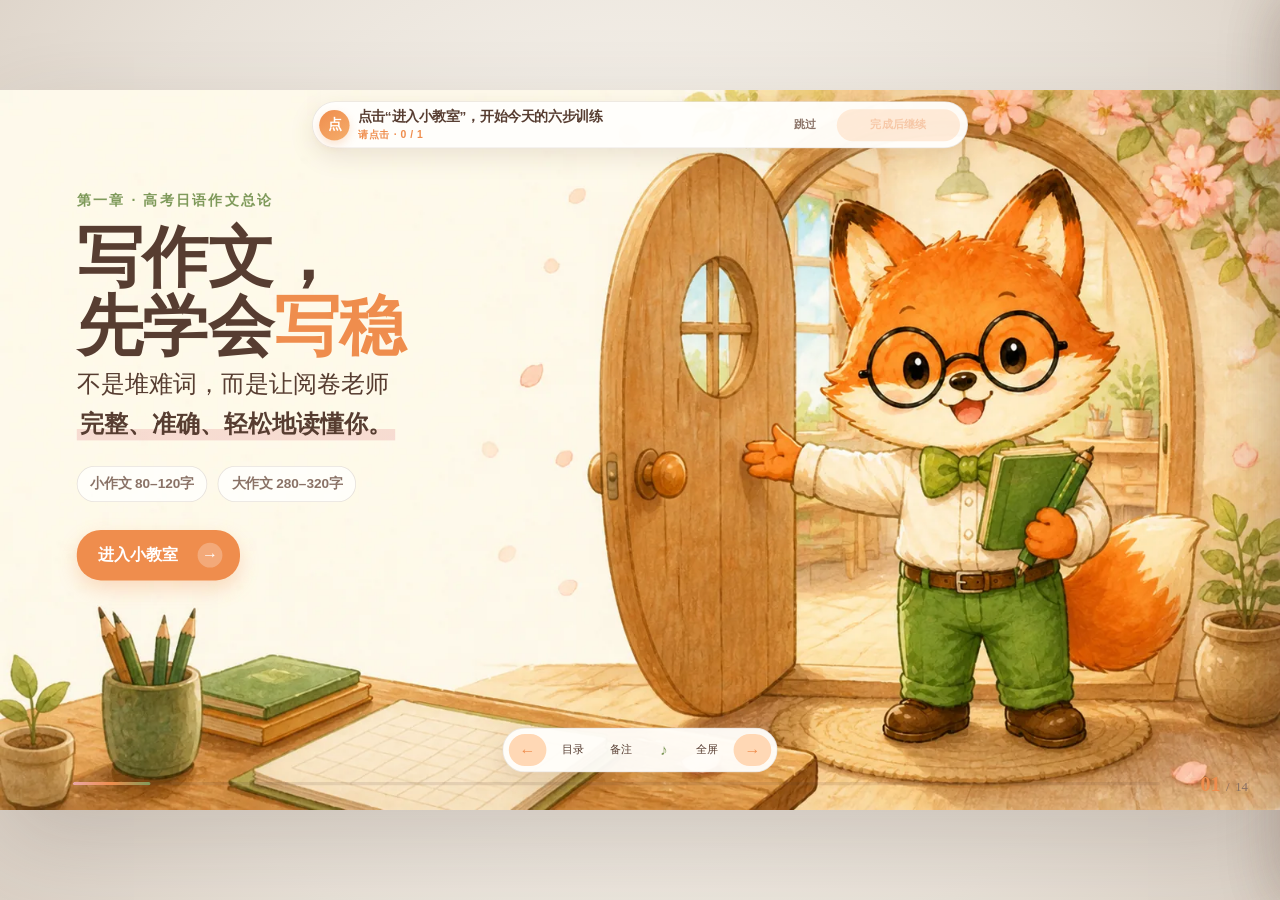
<file: index.html>
<!doctype html>
<html lang="zh-CN">
<head>
  <meta charset="utf-8">
  <meta name="viewport" content="width=device-width, initial-scale=1">
  <meta name="theme-color" content="#fff8ef">
  <title>高考日语作文总论｜阿狸老师的作文小教室</title>
  <link rel="stylesheet" href="styles.css">
</head>
<body>
  <main class="app" aria-label="高考日语作文总论在线演示">
    <div class="stage-wrap">
      <div class="stage" id="stage">
        <div class="soft-grain" aria-hidden="true"></div>

        <section class="slide hero-slide is-active" data-title="欢迎来到作文小教室" data-section="开场" data-time="35秒">
          <img class="full-art hero-art" src="assets/scenes/01-welcome-atelier.webp" alt="阿狸老师打开作文小教室的门">
          <div class="hero-copy">
            <p class="kicker">第一章 · 高考日语作文总论</p>
            <h1>写作文，<br>先学会<strong>写稳</strong></h1>
            <p class="hero-lead">不是堆难词，而是让阅卷老师<br><b>完整、准确、轻松地读懂你。</b></p>
            <div class="hero-tags"><span>小作文 80–120字</span><span>大作文 280–320字</span></div>
            <button class="start-button" data-next>进入小教室 <i>→</i></button>
          </div>
          <template class="speaker-note">开场只建立一个判断：高分作文首先是稳定表达，不是复杂表达。</template>
        </section>

        <section class="slide foundation-slide" data-title="作文的四个地基" data-section="核心定位" data-time="55秒">
          <img class="full-art" src="assets/scenes/02-four-foundations.webp" alt="阿狸老师把写作材料分进四个抽屉">
          <div class="top-copy light-card">
            <p class="kicker">01 · 核心定位</p>
            <h2>一篇稳作文，<br>先把四个地基放好</h2>
          </div>
          <div class="foundation-labels">
            <article class="pop"><b>完整</b><span>信息和要点不漏</span></article>
            <article class="pop"><b>准确</b><span>词、助词、时态可靠</span></article>
            <article class="pop"><b>规范</b><span>敬体、标点、格式统一</span></article>
            <article class="pop"><b>清楚</b><span>段落与逻辑一眼可见</span></article>
          </div>
          <template class="speaker-note">阿狸正在把混乱材料分进四个抽屉。所有后续规则都可以归到完整、准确、规范、清楚。</template>
        </section>

        <section class="slide clean-slide" data-title="先分清两条赛道" data-section="题型定位" data-time="65秒">
          <header class="soft-head"><p class="kicker">02 · 题型定位</p><h2>同一场考试，<br>其实是两条赛道</h2><span class="head-note">先判断任务，再决定写法</span></header>
          <div class="track-layout">
            <article class="track-card track-small">
              <p>写作第一节</p><div class="big-number">80<span>～</span>120<small>字</small></div><h3>小作文</h3>
              <ul><li>题干信息全部写入</li><li>语篇类型判断正确</li><li>具体场景格式得体</li></ul>
              <footer>像完成一张<strong>精确任务单</strong></footer>
            </article>
            <div class="track-switch"><i></i><b>先<br>定<br>类</b><i></i></div>
            <article class="track-card track-large">
              <p>写作第二节</p><div class="big-number">280<span>～</span>320<small>字</small></div><h3>大作文</h3>
              <ul><li>写作要点逐条覆盖</li><li>段落结构完整清楚</li><li>语言准确并有层次</li></ul>
              <footer>像搭建一座<strong>稳固小屋</strong></footer>
            </article>
          </div>
          <template class="speaker-note">小作文重点是信息与类型；大作文重点是要点、结构与语言层次。</template>
        </section>

        <section class="slide topic-slide" data-title="三扇素材入口" data-section="常考话题" data-time="70秒">
          <img class="full-art" src="assets/scenes/03-three-topics.webp" alt="阿狸老师站在三条话题路径前">
          <div class="topic-copy light-card">
            <p class="kicker">03 · 常考话题</p><h2>题目很多，<br>素材入口只有三扇门</h2>
          </div>
          <div class="topic-pills">
            <article><b>我的生活</b><span>场景具体，感受真实</span></article>
            <article><b>人文思考</b><span>观点清楚，理由站得住</span></article>
            <article><b>社会场景</b><span>情境准确，格式得体</span></article>
          </div>
          <p class="ali-tip"><b>阿狸提醒</b> 不怕“无话可说”，只怕没有围绕题干写具体。</p>
          <template class="speaker-note">家门、书与灯、邮箱分别对应个人话题、人文思考和社会场景。</template>
        </section>

        <section class="slide score-slide" data-title="先定档，再看扣分" data-section="评分标准" data-time="90秒">
          <img class="full-art" src="assets/scenes/04-scoring-atelier.webp" alt="阿狸老师操作作文评分升降柜">
          <div class="score-card light-card">
            <p class="kicker">04 · 评分标准</p><h2>评分不是黑箱：<br>先定档，再看扣分</h2>
            <div class="score-tabs" role="tablist" aria-label="作文类型">
              <button class="score-tab is-active" role="tab" data-score="small">小作文 · 10分</button>
              <button class="score-tab" role="tab" data-score="large">大作文 · 30分</button>
            </div>
            <div class="score-bands" id="scoreBands" aria-live="polite"></div>
          </div>
          <template class="speaker-note">画面中三层与六层柜对应小作文三档、大作文六档。完整覆盖要点首先决定分数上限。</template>
        </section>

        <section class="slide clean-slide" data-title="五个容易丢分的地方" data-section="评分标准" data-time="65秒">
          <header class="soft-head"><p class="kicker">05 · 扣分说明</p><h2>想稳定得分，<br>先守住五个小地方</h2><span class="head-note">相同错误通常不重复扣</span></header>
          <div class="deduction-grid">
            <article><i>字</i><h3>字数</h3><p>小作文少于80字、<br>大作文少于280字</p><b>不足按行扣分</b></article>
            <article><i>詞</i><h3>词与书写</h3><p>用词或书写错误</p><b>每处 −0.5</b></article>
            <article><i>文</i><h3>语法</h3><p>活用、时态、助词、句型</p><b>每处 −1，上限5分</b></article>
            <article><i>体</i><h3>语体</h3><p>全文保持「です・ます」体</p><b>混用会扣分</b></article>
            <article><i>。</i><h3>标点格式</h3><p>累计错误超过3处</p><b>最高扣1分</b></article>
          </div>
          <p class="center-line">多写通常不直接扣分，但<strong>冗长会增加出错风险</strong>。</p>
          <template class="speaker-note">扣分项里最值得优先守住的是语体、时态和基础活用，因为它们最容易反复出现。</template>
        </section>

        <section class="slide training-slide" data-title="把训练放进日常" data-section="日常训练" data-time="75秒">
          <img class="full-art" src="assets/scenes/05-training-desk.webp" alt="阿狸老师在书桌上进行四种写作训练">
          <div class="training-copy light-card">
            <p class="kicker">06 · 日常训练</p><h2>写作不会突然变好，<br>要让四种训练轮流发生</h2>
            <ol class="big-list"><li><b>01</b><span><strong>从短句起步</strong>新词新语法，先写自己的生活</span></li><li><b>02</b><span><strong>先集中，后交叉</strong>熟悉文体，再练快速切换</span></li><li><b>03</b><span><strong>限时 + 要点</strong>练速度，也练局部展开</span></li><li><b>04</b><span><strong>凡写作必打稿</strong>写、查、改，才算一次训练</span></li></ol>
          </div>
          <template class="speaker-note">桌上的短卡、文体转盘、计时器和底稿篮分别对应四种训练。</template>
        </section>

        <section class="slide clean-slide" data-title="五个写作好习惯" data-section="写作习惯" data-time="70秒">
          <header class="soft-head"><p class="kicker">07 · 写作习惯</p><h2>考场不用临时聪明，<br>只要按固定顺序行动</h2><span class="head-note">五步形成肌肉记忆</span></header>
          <div class="habit-path">
            <article><b>1</b><h3>定类型</h3><p>题干与要点决定文体</p></article><i>→</i>
            <article><b>2</b><h3>定分段</h3><p>大作文通常3–5段</p></article><i>→</i>
            <article><b>3</b><h3>备三件</h3><p>模板、素材、适配句型</p></article><i>→</i>
            <article><b>4</b><h3>查三处</h3><p>句号、敬体、首尾段</p></article><i>→</i>
            <article><b>5</b><h3>再誊写</h3><p>只修小错，不大改结构</p></article>
          </div>
          <div class="warning-ribbon"><b>高频提醒</b><span>段首只空一格</span><span>过去经历用过去时</span><span>少用语气助词</span><span>不抄阅读材料</span><span>不写真实个人信息</span></div>
          <template class="speaker-note">五个动作是一条完整顺序，不能跳过前两步直接套模板。</template>
        </section>

        <section class="slide format-slide" data-title="原稿纸也是考点" data-section="格式规范" data-time="95秒">
          <img class="full-art" src="assets/scenes/06-genko-workshop.webp" alt="阿狸老师在原稿纸格子里放置标点">
          <div class="format-copy light-card">
            <p class="kicker">08 · 横写规范</p><h2>原稿纸不是容器，<br>它本身就是考点</h2>
            <div class="rule-tabs">
              <button class="rule-tab is-active" data-rule="indent">段首</button><button class="rule-tab" data-rule="punctuation">标点</button><button class="rule-tab" data-rule="smallkana">小假名</button><button class="rule-tab" data-rule="number">数字</button><button class="rule-tab" data-rule="quote">引号</button>
            </div>
            <div class="rule-display" id="ruleDisplay"><b>只空一格</b><p>常规作文每段开头空一格；电子邮件通常顶格。</p></div>
          </div>
          <div class="mini-genko" id="miniGenko" data-highlight="indent" aria-label="原稿纸规则示意">
            <i></i><span>私</span><span>は</span><span>毎</span><span>日</span><span>、</span><span>日</span><span>本</span><span>語</span><span>を</span><span>勉</span><span>強</span><span>し</span><span>ま</span><span>す</span><span>。</span>
          </div>
          <template class="speaker-note">图中阿狸正在把标点放进格子。点击五类规则，下面的小原稿纸会同步提示。</template>
        </section>

        <section class="slide route-slide" data-title="考场六步路线" data-section="考场流程" data-time="80秒">
          <img class="full-art" src="assets/scenes/08-six-steps-finale.webp" alt="阿狸老师走完六步写作路线">
          <div class="route-copy light-card">
            <p class="kicker">09 · 考场流程</p><h2>从读题到誊清，<br>六步各自挡住一种风险</h2>
            <div class="six-chips"><span>定类</span><i>→</i><span>圈点</span><i>→</i><span>分段</span><i>→</i><span>打稿</span><i>→</i><span>查错</span><i>→</i><span>誊清</span></div>
            <p class="route-tip">模板在第四步，不在第一步。<br><strong>第一步永远是判断任务。</strong></p>
          </div>
          <template class="speaker-note">六块踏石对应六步。模板只是第四步的框架，不能代替审题、圈点和分段。</template>
        </section>

        <section class="slide repair-slide" data-title="阿狸改错工房" data-section="常见错误" data-time="120秒">
          <img class="full-art" src="assets/scenes/07-error-repair.webp" alt="阿狸老师修理句子中的错误连接">
          <div class="repair-copy light-card">
            <p class="kicker">10 · 常见错误</p><h2>先找病因，<br>再换表达</h2>
            <p class="click-note">点击红色句子，查看修正</p>
            <div class="error-list">
              <button class="error-item" data-fix="友達の家に泊まりました。" data-why="借宿一晚用「泊まる」，不是固定居住的「住む」。"><del>友達の家に住みました。</del><ins></ins></button>
              <button class="error-item" data-fix="図書館へ行って、家に戻りました。" data-why="「行く」的て形是「行って」。"><del>図書館へ行いて、家に戻りました。</del><ins></ins></button>
              <button class="error-item" data-fix="昨日、とても楽しかったです。" data-why="一类形容词过去敬体是「楽しかったです」。"><del>昨日、とても楽しいでした。</del><ins></ins></button>
              <button class="error-item" data-fix="これは素晴らしい発表です。" data-why="一类形容词可直接修饰名词，不需要「の」。"><del>これは素晴らしいの発表です。</del><ins></ins></button>
            </div>
          </div>
          <template class="speaker-note">四个修理盘分别暗示搭配、变形、时态和不必要的连接。修正不是背答案，而是理解病因。</template>
        </section>

        <section class="slide clean-slide" data-title="高级不是更难" data-section="表达优化" data-time="80秒">
          <header class="soft-head"><p class="kicker">11 · 表达优化</p><h2>所谓“高级”，<br>是让文章更顺，而不是更难</h2><span class="head-note">三种改变足够有感</span></header>
          <div class="opt-grid">
            <article><i>⇄</i><h3>调语序</h3><p>长内容放在前面，<br>把「私は」后置。</p><blockquote>…のではないかと<br><strong>私は思います</strong>。</blockquote></article>
            <article><i>→</i><h3>接逻辑</h3><p>让读者知道，<br>前后句是什么关系。</p><blockquote>まだ未解決です。<br><strong>そのため</strong>、…</blockquote></article>
            <article><i>⌁</i><h3>用中顿</h3><p>减少重复句尾，<br>表达更紧凑。</p><blockquote>この辺は<strong>静かで</strong>、<br>とても綺麗です。</blockquote></article>
          </div>
          <div class="formula"><span>顺序更自然</span><i>＋</i><span>逻辑更清楚</span><i>＋</i><span>文章更完整</span></div>
          <template class="speaker-note">如果一个改动不能改善顺序、逻辑或完整度，就不必为了高级感强行修改。</template>
        </section>

        <section class="slide checklist-slide" data-title="最后只查六组" data-section="考前检查" data-time="100秒">
          <header class="soft-head"><p class="kicker">12 · 考前检查</p><h2>最后一遍不重写，<br>只按顺序查六组</h2><span class="head-note">点按完成自查</span></header>
          <div class="check-layout">
            <div class="check-grid" id="checkGrid"><button><b>审题</b><span>主题 · 类型 · 大小作文</span></button><button><b>内容</b><span>题干信息 · 要点 · 细节</span></button><button><b>结构</b><span>段数 · 开头 · 展开 · 结尾</span></button><button><b>语言</b><span>敬体 · 时态 · 助词 · 连词</span></button><button><b>格式</b><span>居中 · 段首 · 标点 · 格子</span></button><button><b>终稿</b><span>字数 · 卷面 · 隐私 · 中式表达</span></button></div>
            <aside class="check-status"><div class="paw-meter"><b id="checkCount">0</b><span>/ 6</span></div><h3 id="checkTitle">从“审题”开始</h3><p id="checkText">每完成一组就点亮一片花瓣。</p><button id="resetCheck">重新检查</button></aside>
          </div>
          <template class="speaker-note">六组覆盖原讲义24个检查点。按固定顺序检查，避免漫无目的重读全文。</template>
        </section>

        <section class="slide finale-slide" data-title="把六步带进考场" data-section="本节小结" data-time="55秒">
          <img class="full-art" src="assets/scenes/08-six-steps-finale.webp" alt="阿狸老师在六步写作路线终点回头鼓励">
          <div class="finale-copy">
            <p class="kicker">阿狸老师总结</p><h2>把六步带进考场，<br>作文就不会慌</h2>
            <div class="final-six"><b>定类</b><b>圈点</b><b>分段</b><b>打稿</b><b>查错</b><b>誊清</b></div>
            <blockquote>先写完整，再写准确；<br>先守规范，再谈漂亮。</blockquote>
            <p class="signature">阿狸老师日语课堂 <i>·</i> 教日语的王阿狸</p>
          </div>
          <template class="speaker-note">结尾只要求学生带走六个动作和一句原则：稳定得分来自可以重复执行的流程。</template>
        </section>

        <div class="deck-chrome">
          <div class="brand-lockup"><span class="fox-dot">あ</span><b>阿狸老师日语课堂</b></div>
          <div class="coach-panel" id="coachPanel" aria-live="polite">
            <span class="coach-paw">点</span>
            <div class="coach-copy"><b id="coachPrompt">请按提示完成本页互动</b><small id="coachStatus">0 / 1</small></div>
            <button class="coach-skip" id="coachSkip" type="button">跳过</button>
            <button class="coach-next" id="coachNext" type="button" disabled>完成后继续</button>
          </div>
          <div class="section-pill" id="sectionPill"></div>
          <div class="progress"><span id="progressBar"></span></div>
          <div class="counter"><b id="currentNumber">01</b><span>/</span><i id="totalNumber">14</i></div>
          <nav class="controls" aria-label="演示控制">
            <button id="prevSlide" title="上一页">←</button><button id="openOutline" title="目录">目录</button><button id="toggleNotes" title="备注">备注</button><button id="toggleSound" class="sound-on" aria-pressed="true" title="声音">♪</button><button id="toggleFullscreen" title="全屏">全屏</button><button id="nextSlide" title="下一页">→</button>
          </nav>
        </div>
      </div>
    </div>
  </main>
  <aside class="drawer" id="outlineDrawer" aria-hidden="true"><header><strong>今天的学习路线</strong><button data-close="outline">关闭</button></header><div id="outlineList"></div></aside>
  <aside class="drawer notes-drawer" id="notesDrawer" aria-hidden="true"><header><div><strong id="notesTitle">讲者备注</strong><span id="notesTime"></span></div><button data-close="notes">关闭</button></header><p id="notesContent"></p></aside>
  <div class="toast" id="toast" role="status"></div>
  <script src="app.js?v=20260811-2"></script>
</body>
</html>
</file>
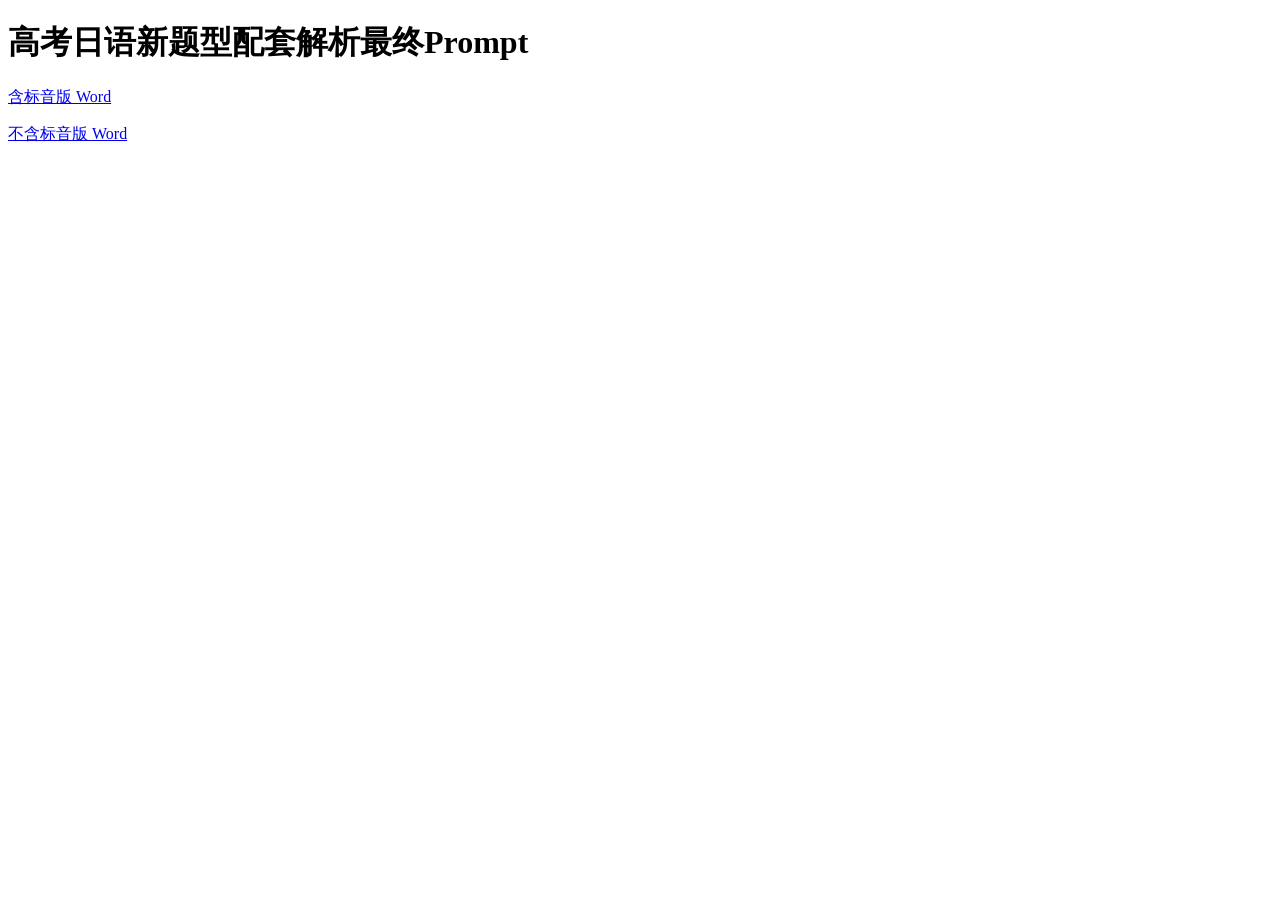
<file: prompt-downloads.html>
<!doctype html><html lang="zh-CN"><head><meta charset="utf-8"><title>Prompt DOCX 下载</title></head><body><h1>高考日语新题型配套解析最终Prompt</h1><p><a href="https://raw.githubusercontent.com/mingtom199311-ux/Ali/chatgpt-prompt-docx-20260829/direct_verified/%E9%AB%98%E8%80%83%E6%97%A5%E8%AF%AD%E6%96%B0%E9%A2%98%E5%9E%8B%E9%85%8D%E5%A5%97%E8%A7%A3%E6%9E%90%E6%9C%80%E7%BB%88Prompt%EF%BC%88%E5%90%AB%E6%A0%87%E9%9F%B3%E7%89%88%EF%BC%89.docx">含标音版 Word</a></p><p><a href="https://raw.githubusercontent.com/mingtom199311-ux/Ali/chatgpt-prompt-docx-20260829/direct_verified/%E9%AB%98%E8%80%83%E6%97%A5%E8%AF%AD%E6%96%B0%E9%A2%98%E5%9E%8B%E9%85%8D%E5%A5%97%E8%A7%A3%E6%9E%90%E6%9C%80%E7%BB%88Prompt%EF%BC%88%E4%B8%8D%E5%90%AB%E6%A0%87%E9%9F%B3%E7%89%88%EF%BC%89.docx">不含标音版 Word</a></p></body></html>
</file>
<file: styles.css>
:root {
  --milk: #fffaf3;
  --paper: #fffefb;
  --ink: #573d31;
  --muted: #8a7266;
  --orange: #ef8d4d;
  --orange-soft: #ffd8b5;
  --matcha: #7f9a5b;
  --matcha-soft: #e8f0d8;
  --sakura: #eaa7a7;
  --sakura-soft: #fae2e0;
  --blue: #8fb6c4;
  --blue-soft: #e3f1f5;
  --purple-soft: #eee6f6;
  --red: #cf6658;
  --line: rgba(87,61,49,.14);
  --shadow: 0 18px 48px rgba(116,85,62,.13), 0 4px 14px rgba(116,85,62,.08);
  --sans: "PingFang SC", "Microsoft YaHei", "Noto Sans CJK SC", sans-serif;
  --serif: "Kaiti SC", "STKaiti", "KaiTi", "FangSong", serif;
  --stage-scale: 1;
}

* { box-sizing: border-box; }
html, body { width: 100%; height: 100%; margin: 0; overflow: hidden; }
body { background: #ede7de; color: var(--ink); font-family: var(--sans); -webkit-font-smoothing: antialiased; }
button { color: inherit; font: inherit; }
.app, .stage-wrap { width: 100%; height: 100%; }
.stage-wrap { position: relative; overflow: hidden; background: radial-gradient(circle at 50% 45%, #fffdf8 0, #e8e1d8 72%, #dcd2c7 100%); }
.stage { position: absolute; left: 50%; top: 50%; width: 1600px; height: 900px; overflow: hidden; background: var(--milk); box-shadow: 0 40px 110px rgba(70,51,38,.2); transform: translate(-50%,-50%) scale(var(--stage-scale)); transform-origin: center; }
.soft-grain { position: absolute; inset: 0; z-index: 1; pointer-events: none; opacity: .36; background: radial-gradient(circle at 8% 7%, rgba(234,167,167,.18), transparent 18%), radial-gradient(circle at 91% 88%, rgba(127,154,91,.15), transparent 20%); }

.slide { position: absolute; inset: 0; z-index: 2; padding: 70px 92px 88px; overflow: hidden; opacity: 0; visibility: hidden; pointer-events: none; transform: translateX(34px) scale(.995); transition: opacity .3s ease, transform .42s cubic-bezier(.2,.75,.2,1), visibility 0s linear .42s; }
.slide.is-active { opacity: 1; visibility: visible; pointer-events: auto; transform: none; transition-delay: 0s; }
.slide.is-leaving-left { opacity: 0; visibility: visible; transform: translateX(-30px) scale(.995); }
.slide.is-leaving-right { opacity: 0; visibility: visible; transform: translateX(30px) scale(.995); }
.slide h1, .slide h2, .slide h3, .slide p, .slide figure, .slide blockquote { margin-top: 0; }
.full-art { position: absolute; inset: 0; width: 100%; height: 100%; object-fit: cover; }
.fragment { opacity: 0; transform: translateY(14px) scale(.98); transition: opacity .3s ease, transform .38s ease; }
.fragment.is-visible { opacity: 1; transform: none; }
.kicker { margin: 0 0 17px; color: var(--matcha); font-size: 18px; font-weight: 900; letter-spacing: .13em; }
.light-card { position: absolute; z-index: 4; border: 1px solid rgba(255,255,255,.78); border-radius: 28px; background: rgba(255,254,251,.91); box-shadow: var(--shadow); backdrop-filter: blur(9px); }
.light-card h2, .soft-head h2 { margin: 0; font-family: var(--serif); font-size: 56px; line-height: 1.13; letter-spacing: .01em; }
.clean-slide { background: linear-gradient(150deg,#fffaf3 0%,#fffefb 55%,#f4f7eb 100%); }
.clean-slide::before, .clean-slide::after { content: ""; position: absolute; border-radius: 50%; opacity: .55; }
.clean-slide::before { right: -90px; top: -120px; width: 360px; height: 360px; background: var(--sakura-soft); }
.clean-slide::after { left: -110px; bottom: -130px; width: 330px; height: 330px; background: var(--matcha-soft); }
.soft-head { position: relative; z-index: 3; display: grid; grid-template-columns: 260px 1fr 290px; align-items: start; padding-top: 20px; border-top: 3px solid var(--ink); }
.soft-head h2 { text-align: center; }
.soft-head .head-note { justify-self: end; padding: 10px 16px; border-radius: 18px; background: var(--sakura-soft); color: var(--red); font-size: 17px; font-weight: 800; }

/* 01 hero */
.hero-slide { padding: 0; }
.hero-art { object-position: center; }
.hero-copy { position: absolute; z-index: 4; left: 96px; top: 126px; width: 690px; }
.hero-copy h1 { margin: 0; font-family: var(--serif); font-size: 82px; line-height: 1.06; }
.hero-copy h1 strong { color: var(--orange); font-weight: 900; }
.hero-lead { margin: 30px 0 0; font-family: var(--serif); font-size: 30px; line-height: 1.7; }
.hero-lead b { padding: 0 4px 4px; background: linear-gradient(transparent 60%,rgba(234,167,167,.36) 60%); }
.hero-tags { display: flex; gap: 13px; margin-top: 27px; }
.hero-tags span { padding: 10px 16px; border: 1px solid var(--line); border-radius: 22px; background: rgba(255,255,255,.72); color: var(--muted); font-size: 17px; font-weight: 800; }
.start-button { display: inline-flex; align-items: center; gap: 25px; margin-top: 35px; padding: 16px 22px 16px 26px; border: 0; border-radius: 30px; background: var(--orange); color: white; box-shadow: 0 10px 24px rgba(239,141,77,.28); cursor: pointer; font-size: 20px; font-weight: 900; }
.start-button i { display: grid; place-items: center; width: 31px; height: 31px; border-radius: 50%; background: rgba(255,255,255,.25); font-style: normal; }
.start-button:hover { transform: translateY(-2px); }

/* 02 foundations */
.foundation-slide { padding: 0; }
.top-copy { left: 900px; top: 72px; width: 610px; padding: 30px 38px; }
.foundation-labels { position: absolute; z-index: 5; right: 72px; bottom: 89px; display: grid; grid-template-columns: 1fr 1fr; gap: 15px; width: 590px; }
.foundation-labels article { min-height: 105px; padding: 19px 22px; border-radius: 22px; background: rgba(255,254,251,.94); box-shadow: var(--shadow); }
.foundation-labels article:nth-child(1) { border-left: 8px solid var(--sakura); }
.foundation-labels article:nth-child(2) { border-left: 8px solid var(--matcha); }
.foundation-labels article:nth-child(3) { border-left: 8px solid var(--orange); }
.foundation-labels article:nth-child(4) { border-left: 8px solid var(--blue); }
.foundation-labels b { display: block; margin-bottom: 6px; font-family: var(--serif); font-size: 29px; }
.foundation-labels span { color: var(--muted); font-size: 17px; }

/* 03 tracks */
.track-layout { position: relative; z-index: 2; display: grid; grid-template-columns: 1fr 90px 1fr; gap: 26px; align-items: center; margin-top: 42px; }
.track-card { min-height: 515px; padding: 35px 44px 30px; border: 1px solid var(--line); border-radius: 34px; background: rgba(255,255,255,.88); box-shadow: var(--shadow); }
.track-small { border-top: 11px solid var(--sakura); }
.track-large { border-top: 11px solid var(--matcha); }
.track-card > p { margin: 0 0 20px; color: var(--muted); font-size: 18px; font-weight: 800; }
.big-number { color: var(--orange); font-family: Georgia, serif; font-size: 60px; font-weight: 900; line-height: 1; }
.track-large .big-number { color: var(--matcha); }
.big-number span { margin: 0 7px; font-size: 28px; }
.big-number small { margin-left: 9px; color: var(--muted); font-family: var(--sans); font-size: 18px; }
.track-card h3 { margin: 20px 0 18px; font-family: var(--serif); font-size: 36px; }
.track-card ul { display: grid; gap: 14px; margin: 0; padding: 0; list-style: none; }
.track-card li { position: relative; padding: 11px 16px 11px 43px; border-radius: 17px; background: var(--milk); font-size: 20px; }
.track-card li::before { content: "✓"; position: absolute; left: 17px; color: var(--matcha); font-weight: 900; }
.track-card footer { margin-top: 22px; padding-top: 19px; border-top: 1px dashed var(--line); color: var(--muted); font-size: 19px; }
.track-card footer strong { color: var(--ink); }
.track-switch { display: grid; justify-items: center; gap: 12px; }
.track-switch i { width: 2px; height: 95px; background: linear-gradient(var(--sakura),var(--matcha)); }
.track-switch b { padding: 13px 15px; border-radius: 22px; background: var(--orange); color: white; font-family: var(--serif); font-size: 18px; line-height: 1.2; }

/* 04 topics */
.topic-slide { padding: 0; }
.topic-copy { left: 76px; top: 62px; width: 645px; padding: 28px 34px; }
.topic-pills { position: absolute; z-index: 5; left: 74px; bottom: 112px; display: grid; gap: 12px; width: 620px; }
.topic-pills article { display: grid; grid-template-columns: 155px 1fr; align-items: center; min-height: 64px; padding: 11px 20px; border: 1px solid rgba(255,255,255,.7); border-radius: 21px; background: rgba(255,254,251,.9); box-shadow: 0 8px 22px rgba(116,85,62,.1); }
.topic-pills b { font-family: var(--serif); font-size: 23px; }
.topic-pills span { color: var(--muted); font-size: 18px; }
.ali-tip { position: absolute; z-index: 5; right: 76px; bottom: 75px; margin: 0; padding: 14px 20px; border-radius: 22px; background: rgba(255,254,251,.9); font-size: 17px; }
.ali-tip b { margin-right: 12px; color: var(--orange); }

/* 05 score */
.score-slide { padding: 0; }
.score-card { left: 74px; top: 61px; width: 665px; min-height: 742px; padding: 29px 34px; }
.score-card h2 { font-size: 52px; }
.score-tabs { display: flex; gap: 10px; margin-top: 23px; }
.score-tab { padding: 11px 20px; border: 1px solid var(--line); border-radius: 23px; background: white; cursor: pointer; font-size: 17px; font-weight: 800; }
.score-tab.is-active { border-color: var(--orange); background: var(--orange); color: white; }
.score-bands { display: grid; gap: 11px; margin-top: 22px; }
.score-bands[data-mode="large"] { grid-template-columns: 1fr 1fr; gap: 11px; }
.score-band { display: grid; grid-template-columns: 96px 1fr; gap: 14px; align-items: center; min-height: 86px; padding: 13px 16px; border-radius: 20px; background: var(--milk); }
.score-bands[data-mode="large"] .score-band { grid-template-columns: 1fr; gap: 5px; min-height: 92px; padding: 12px 14px; }
.score-band b { color: var(--orange); font-family: Georgia, serif; font-size: 26px; }
.score-band span { color: var(--muted); font-size: 18px; line-height: 1.45; }
.score-band strong { display: block; margin-bottom: 3px; color: var(--ink); font-size: 18px; }

/* 06 deduction */
.deduction-grid { position: relative; z-index: 2; display: grid; grid-template-columns: repeat(5,1fr); gap: 18px; margin-top: 66px; }
.deduction-grid article { min-height: 395px; padding: 28px 22px 24px; border: 1px solid var(--line); border-radius: 30px; background: rgba(255,255,255,.92); box-shadow: var(--shadow); text-align: center; }
.deduction-grid article:nth-child(1) { background: #fff2ea; }
.deduction-grid article:nth-child(2) { background: #f8eef1; }
.deduction-grid article:nth-child(3) { background: #eef5e5; }
.deduction-grid article:nth-child(4) { background: #eaf4f7; }
.deduction-grid article:nth-child(5) { background: #f2ecf8; }
.deduction-grid i { display: grid; place-items: center; width: 67px; height: 67px; margin: 0 auto 22px; border-radius: 24px; background: white; box-shadow: 0 8px 18px rgba(116,85,62,.09); color: var(--orange); font-family: var(--serif); font-size: 30px; font-style: normal; font-weight: 900; }
.deduction-grid h3 { margin: 0 0 18px; font-family: var(--serif); font-size: 29px; }
.deduction-grid p { min-height: 88px; margin: 0; color: var(--muted); font-size: 18px; line-height: 1.6; }
.deduction-grid b { display: block; margin-top: 20px; color: var(--red); font-size: 18px; }
.center-line { position: relative; z-index: 2; margin: 31px auto 0; text-align: center; font-family: var(--serif); font-size: 24px; }
.center-line strong { color: var(--orange); }

/* 07 training */
.training-slide { padding: 0; }
.training-copy { right: 67px; top: 62px; width: 675px; min-height: 730px; padding: 31px 38px; }
.training-copy h2 { font-size: 50px; }
.big-list { display: grid; gap: 13px; margin: 29px 0 0; padding: 0; list-style: none; }
.big-list li { display: grid; grid-template-columns: 58px 1fr; gap: 17px; align-items: center; min-height: 99px; padding: 15px 18px; border-radius: 22px; background: var(--milk); }
.big-list li > b { display: grid; place-items: center; width: 49px; height: 49px; border-radius: 18px; background: var(--orange-soft); color: var(--orange); font-family: Georgia,serif; }
.big-list span { color: var(--muted); font-size: 19px; line-height: 1.45; }
.big-list strong { display: block; margin-bottom: 6px; color: var(--ink); font-family: var(--serif); font-size: 26px; }

/* 08 habits */
.habit-path { position: relative; z-index: 2; display: grid; grid-template-columns: 1fr 34px 1fr 34px 1fr 34px 1fr 34px 1fr; align-items: center; gap: 8px; margin-top: 74px; }
.habit-path article { min-height: 330px; padding: 27px 20px; border: 1px solid var(--line); border-radius: 58px 58px 28px 28px; background: rgba(255,255,255,.93); box-shadow: var(--shadow); text-align: center; }
.habit-path article:nth-of-type(1) { border-top: 10px solid var(--sakura); }
.habit-path article:nth-of-type(2) { border-top: 10px solid var(--orange); }
.habit-path article:nth-of-type(3) { border-top: 10px solid var(--matcha); }
.habit-path article:nth-of-type(4) { border-top: 10px solid var(--blue); }
.habit-path article:nth-of-type(5) { border-top: 10px solid #b69bc9; }
.habit-path article b { display: grid; place-items: center; width: 54px; height: 54px; margin: 0 auto 23px; border-radius: 50%; background: var(--ink); color: white; font-family: Georgia,serif; font-size: 22px; }
.habit-path h3 { margin: 0 0 18px; font-family: var(--serif); font-size: 27px; }
.habit-path p { margin: 0; color: var(--muted); font-size: 17px; line-height: 1.65; }
.habit-path > i { color: var(--orange); font-size: 23px; font-style: normal; }
.warning-ribbon { position: relative; z-index: 2; display: flex; justify-content: center; gap: 12px; margin-top: 38px; padding: 15px; border-radius: 24px; background: #fff0e6; }
.warning-ribbon b, .warning-ribbon span { padding: 8px 13px; border-radius: 16px; background: rgba(255,255,255,.78); font-size: 17px; }
.warning-ribbon b { background: var(--orange); color: white; }

/* 09 format */
.format-slide { padding: 0; }
.format-copy { left: 67px; top: 56px; width: 630px; min-height: 430px; padding: 29px 34px; }
.format-copy h2 { font-size: 50px; }
.rule-tabs { display: flex; gap: 8px; margin-top: 24px; }
.rule-tab { padding: 9px 15px; border: 1px solid var(--line); border-radius: 18px; background: white; cursor: pointer; font-size: 16px; font-weight: 800; }
.rule-tab.is-active { background: var(--matcha); color: white; }
.rule-display { margin-top: 19px; padding: 17px 19px; border-radius: 20px; background: var(--matcha-soft); }
.rule-display b { font-family: var(--serif); font-size: 25px; }
.rule-display p { margin: 7px 0 0; color: var(--muted); font-size: 19px; line-height: 1.55; }
.mini-genko { position: absolute; z-index: 5; left: 68px; bottom: 105px; display: grid; grid-template-columns: repeat(16,1fr); width: 710px; padding: 14px; border: 1px solid rgba(202,122,90,.38); border-radius: 19px; background: rgba(255,254,251,.92); box-shadow: var(--shadow); }
.mini-genko > * { display: grid; place-items: center; height: 47px; border: 1px solid rgba(202,122,90,.38); font-family: var(--serif); font-size: 18px; font-style: normal; transition: .22s ease; }
.mini-genko[data-highlight="indent"] i,
.mini-genko[data-highlight="punctuation"] span:nth-last-child(1),
.mini-genko[data-highlight="smallkana"] span:nth-child(13),
.mini-genko[data-highlight="number"] span:nth-child(4),
.mini-genko[data-highlight="quote"] span:nth-child(2) { background: var(--orange-soft); box-shadow: inset 0 0 0 3px var(--orange); }

/* 10 route */
.route-slide { padding: 0; }
.route-copy { left: 71px; top: 66px; width: 750px; min-height: 575px; padding: 31px 37px; }
.route-copy h2 { font-size: 52px; }
.six-chips { display: flex; align-items: center; gap: 8px; margin-top: 35px; }
.six-chips span { padding: 10px 12px; border: 1px solid var(--line); border-radius: 17px; background: white; font-family: var(--serif); font-size: 19px; font-weight: 900; }
.six-chips span:nth-of-type(1), .six-chips span:nth-of-type(6) { background: var(--sakura-soft); }
.six-chips span:nth-of-type(2), .six-chips span:nth-of-type(5) { background: var(--orange-soft); }
.six-chips span:nth-of-type(3), .six-chips span:nth-of-type(4) { background: var(--matcha-soft); }
.six-chips i { color: var(--orange); font-style: normal; }
.route-tip { margin: 36px 0 0; padding: 24px; border-left: 8px solid var(--orange); border-radius: 0 20px 20px 0; background: var(--milk); color: var(--muted); font-family: var(--serif); font-size: 25px; line-height: 1.7; }
.route-tip strong { color: var(--ink); }

/* 11 repair */
.repair-slide { padding: 0; }
.repair-copy { left: 62px; top: 54px; width: 690px; min-height: 755px; padding: 29px 34px; }
.repair-copy h2 { font-size: 51px; }
.click-note { margin: 13px 0 17px; color: var(--muted); font-size: 18px; }
.error-list { display: grid; gap: 11px; }
.error-item { min-height: 92px; padding: 14px 18px; border: 1px solid var(--line); border-radius: 19px; background: var(--milk); text-align: left; cursor: pointer; }
.error-item:hover { transform: translateX(5px); }
.error-item del { display: block; color: var(--red); font-family: var(--serif); font-size: 22px; text-decoration-thickness: 2px; }
.error-item ins { display: none; margin-top: 7px; color: var(--matcha); font-family: var(--serif); font-size: 21px; line-height: 1.45; text-decoration: none; }
.error-item.is-open { border-color: var(--matcha); background: #f4f8ea; }
.error-item.is-open ins { display: block; }
.error-item.is-open ins::after { content: attr(data-why); display: block; margin-top: 4px; color: var(--muted); font-family: var(--sans); font-size: 16px; }

/* 12 optimize */
.opt-grid { position: relative; z-index: 2; display: grid; grid-template-columns: repeat(3,1fr); gap: 28px; margin-top: 60px; }
.opt-grid article { min-height: 445px; padding: 31px 31px; border: 1px solid var(--line); border-radius: 32px; background: rgba(255,255,255,.93); box-shadow: var(--shadow); }
.opt-grid article:nth-child(1) { border-top: 11px solid var(--sakura); }
.opt-grid article:nth-child(2) { border-top: 11px solid var(--matcha); }
.opt-grid article:nth-child(3) { border-top: 11px solid var(--blue); }
.opt-grid > article > i { display: grid; place-items: center; width: 62px; height: 62px; border-radius: 22px; background: var(--orange-soft); color: var(--orange); font-size: 30px; font-style: normal; font-weight: 900; }
.opt-grid h3 { margin: 21px 0 13px; font-family: var(--serif); font-size: 31px; }
.opt-grid p { min-height: 74px; margin: 0; color: var(--muted); font-size: 19px; line-height: 1.55; }
.opt-grid blockquote { margin: 23px 0 0; padding: 19px; border-radius: 20px; background: var(--milk); font-family: var(--serif); font-size: 20px; line-height: 1.6; }
.opt-grid blockquote strong { color: var(--orange); }
.formula { position: relative; z-index: 2; display: flex; justify-content: center; align-items: center; gap: 19px; margin-top: 33px; font-size: 20px; font-weight: 800; }
.formula span { padding: 9px 16px; border-radius: 18px; background: white; }
.formula i { color: var(--orange); font-style: normal; }

/* 13 checklist */
.check-layout { position: relative; z-index: 2; display: grid; grid-template-columns: 1fr 345px; gap: 42px; margin-top: 52px; }
.check-grid { display: grid; grid-template-columns: 1fr 1fr; gap: 16px; }
.check-grid button { position: relative; min-height: 143px; padding: 23px 22px 20px 68px; border: 1px solid var(--line); border-radius: 25px; background: rgba(255,255,255,.93); box-shadow: 0 8px 22px rgba(116,85,62,.08); text-align: left; cursor: pointer; }
.check-grid button::before { content: ""; position: absolute; left: 24px; top: 33px; width: 27px; height: 27px; border: 2px solid var(--matcha); border-radius: 50%; }
.check-grid button.is-checked { background: var(--matcha-soft); transform: translateY(-3px); }
.check-grid button.is-checked::before { content: "✓"; display: grid; place-items: center; background: var(--matcha); color: white; font-weight: 900; }
.check-grid b { display: block; margin-bottom: 10px; font-family: var(--serif); font-size: 28px; }
.check-grid span { color: var(--muted); font-size: 18px; }
.check-status { min-height: 460px; padding: 30px 29px; border: 1px solid var(--line); border-radius: 36px; background: rgba(255,255,255,.94); box-shadow: var(--shadow); text-align: center; }
.paw-meter { display: flex; justify-content: center; align-items: baseline; width: 150px; height: 150px; margin: 0 auto 27px; padding-top: 37px; border: 13px solid var(--sakura-soft); border-radius: 50% 50% 45% 45%; background: white; transition: .25s ease; }
.paw-meter b { color: var(--orange); font-family: Georgia,serif; font-size: 48px; }
.paw-meter span { color: var(--muted); font-size: 19px; }
.check-status h3 { margin: 0 0 13px; font-family: var(--serif); font-size: 29px; }
.check-status p { min-height: 54px; margin: 0; color: var(--muted); font-size: 17px; line-height: 1.55; }
#resetCheck { margin-top: 22px; padding: 10px 17px; border: 1px solid var(--line); border-radius: 18px; background: var(--milk); cursor: pointer; }

/* 14 finale */
.finale-slide { padding: 0; }
.finale-copy { position: absolute; z-index: 4; left: 84px; top: 84px; width: 750px; }
.finale-copy h2 { margin: 0; font-family: var(--serif); font-size: 61px; line-height: 1.16; }
.final-six { display: grid; grid-template-columns: repeat(3,1fr); gap: 11px; width: 560px; margin-top: 31px; }
.final-six b { padding: 12px 15px; border-radius: 19px; background: rgba(255,255,255,.88); box-shadow: 0 7px 18px rgba(116,85,62,.09); text-align: center; font-family: var(--serif); font-size: 21px; }
.finale-copy blockquote { width: 575px; margin: 31px 0 0; padding: 22px 26px; border-left: 8px solid var(--orange); border-radius: 0 22px 22px 0; background: rgba(255,255,255,.85); font-family: var(--serif); font-size: 26px; line-height: 1.65; }
.signature { margin-top: 29px; color: var(--muted); font-size: 17px; font-weight: 900; letter-spacing: .06em; }
.signature i { margin: 0 8px; color: var(--orange); font-style: normal; }

/* chrome */
.deck-chrome { position: absolute; inset: 0; z-index: 50; pointer-events: none; }
.brand-lockup { position: absolute; left: 29px; top: 24px; display: flex; align-items: center; gap: 9px; color: var(--ink); opacity: .7; font-size: 13px; }
.fox-dot { display: grid; place-items: center; width: 29px; height: 29px; border-radius: 50%; background: var(--orange); color: white; font-family: var(--serif); font-weight: 900; }
.coach-panel { position: absolute; top: 14px; left: 50%; display: grid; grid-template-columns: 38px minmax(300px,1fr) auto auto; gap: 10px; align-items: center; width: 820px; min-height: 56px; padding: 7px 9px 7px 8px; border: 1px solid rgba(87,61,49,.12); border-radius: 30px; background: rgba(255,254,251,.97); box-shadow: 0 10px 30px rgba(116,85,62,.14); pointer-events: auto; transform: translateX(-50%); transition: border-color .25s ease, background .25s ease, box-shadow .25s ease; }
.coach-paw { display: grid; place-items: center; width: 38px; height: 38px; border-radius: 50%; background: linear-gradient(145deg,var(--orange),#f5ad6b); color: white; font-family: var(--serif); font-size: 17px; font-weight: 900; box-shadow: 0 5px 12px rgba(239,141,77,.24); }
.coach-copy { display: grid; gap: 2px; min-width: 0; }
.coach-copy b { overflow: hidden; color: var(--ink); font-size: 17px; text-overflow: ellipsis; white-space: nowrap; }
.coach-copy small { color: var(--orange); font-size: 13px; font-weight: 900; letter-spacing: .05em; }
.coach-panel button { height: 40px; padding: 0 16px; border-radius: 21px; cursor: pointer; font-size: 14px; font-weight: 900; }
.coach-skip { border: 0; background: transparent; color: var(--muted); }
.coach-next { min-width: 154px; border: 0; background: var(--orange-soft); color: var(--orange); transition: transform .2s ease, box-shadow .2s ease, background .2s ease; }
.coach-next:disabled { cursor: not-allowed; opacity: .46; }
.coach-next:not(:disabled):hover, .coach-next:not(:disabled):focus-visible { outline: none; transform: translateY(-2px); box-shadow: 0 8px 18px rgba(112,154,102,.28); }
.coach-panel.is-complete { border-color: rgba(112,154,102,.38); background: rgba(247,252,240,.97); box-shadow: 0 11px 32px rgba(112,154,102,.18); }
.coach-panel.is-complete .coach-paw { background: linear-gradient(145deg,var(--matcha),#98bd79); }
.coach-panel.is-complete .coach-copy small { color: var(--matcha); }
.coach-panel.is-complete .coach-next { background: var(--matcha); color: white; }
.coach-panel.is-complete .coach-copy small::after { content: " · 现在点右侧按钮"; color: var(--orange); }
.coach-next.is-inviting { animation: nextInvite 1.05s ease 3; }
.coach-panel.needs-attention { animation: coachNudge .44s ease; }
.section-pill { position: absolute; left: 32px; top: 50%; padding: 10px 8px; border-radius: 17px; background: rgba(255,255,255,.68); color: var(--muted); font-family: var(--serif); font-size: 14px; letter-spacing: .18em; writing-mode: vertical-rl; transform: translateY(-50%); }
.progress { position: absolute; left: 91px; right: 150px; bottom: 31px; height: 4px; border-radius: 4px; background: rgba(87,61,49,.12); overflow: hidden; }
.progress span { display: block; width: 7.14%; height: 100%; border-radius: 4px; background: linear-gradient(90deg,var(--sakura),var(--orange),var(--matcha)); transition: width .32s ease; }
.counter { position: absolute; right: 40px; bottom: 18px; display: flex; gap: 7px; align-items: baseline; font-family: Georgia,serif; }
.counter b { color: var(--orange); font-size: 25px; }
.counter span { color: var(--muted); }
.counter i { color: var(--muted); font-size: 16px; font-style: normal; }
.controls { position: absolute; left: 50%; bottom: 47px; display: flex; gap: 6px; padding: 7px; border: 1px solid rgba(87,61,49,.12); border-radius: 29px; background: rgba(255,254,251,.95); box-shadow: 0 10px 30px rgba(116,85,62,.16); pointer-events: auto; transform: translateX(-50%); }
.controls button { min-width: 47px; height: 40px; padding: 0 13px; border: 0; border-radius: 21px; background: transparent; cursor: pointer; font-size: 14px; }
.controls button:hover, .controls button:focus-visible { background: var(--sakura-soft); outline: none; }
.controls #prevSlide, .controls #nextSlide { background: var(--orange-soft); color: var(--orange); font-size: 20px; font-weight: 900; }
.controls #nextSlide.is-ready { background: var(--matcha); color: white; box-shadow: 0 0 0 5px rgba(112,154,102,.16), 0 7px 16px rgba(112,154,102,.25); animation: bottomNextReady 1.25s ease-in-out infinite; }
.controls #toggleSound { width: 42px; min-width: 42px; padding: 0; color: var(--matcha); font-size: 19px; font-weight: 900; }
.controls #toggleSound:not(.sound-on) { color: var(--muted); text-decoration: line-through; }
.stage.is-cover .brand-lockup, .stage.is-cover .section-pill { opacity: 0; }

/* guided interactions */
.task-target { position: relative; cursor: pointer; outline: 0; transition: transform .24s ease, box-shadow .24s ease, border-color .24s ease, background .24s ease, filter .24s ease, opacity .24s ease; }
.task-target:hover { transform: translateY(-4px); filter: saturate(1.08); }
.task-target:focus-visible { box-shadow: 0 0 0 5px rgba(239,141,77,.24), var(--shadow); }
.task-target.is-suggested { z-index: 8; animation: targetPulse 1.35s ease-in-out infinite; }
.task-target.is-done { border-color: rgba(112,154,102,.52) !important; box-shadow: 0 10px 26px rgba(112,154,102,.18); }
.task-target.is-done::after { content: "✓"; position: absolute; z-index: 12; top: -8px; right: -8px; display: grid; place-items: center; width: 27px; height: 27px; border: 3px solid white; border-radius: 50%; background: var(--matcha); color: white; font: 900 15px/1 Arial,sans-serif; box-shadow: 0 5px 12px rgba(70,104,62,.2); animation: checkPop .34s cubic-bezier(.2,1.45,.5,1); }
.deduction-grid article b { transition: opacity .28s ease, transform .28s ease; }
.deduction-grid article:not(.is-done) b { opacity: 0; transform: translateY(9px) scale(.86); }
.deduction-grid article:not(.is-done)::before { content: "点我揭晓"; position: absolute; left: 22px; bottom: 16px; color: var(--orange); font-size: 13px; font-weight: 900; }
.big-list li.is-done { padding-left: 23px; background: linear-gradient(90deg,rgba(225,240,207,.75),transparent); }
.habit-path article.is-done { background: linear-gradient(145deg,#fffefb,#f0f6e6); }
.six-chips span.is-done, .final-six b.is-done { background: var(--matcha); color: white; }
.opt-grid article blockquote { transition: opacity .28s ease, transform .28s ease; }
.opt-grid article:not(.is-done) blockquote { opacity: .2; transform: translateY(8px); filter: blur(2px); }
.track-card.is-done, .topic-pills article.is-done { background: linear-gradient(145deg,rgba(255,255,255,.98),rgba(240,247,226,.96)); }
.slide.is-task-complete .kicker::after { content: "  ·  本页完成 ✓"; color: var(--matcha); }

@keyframes targetPulse {
  0%,100% { box-shadow: 0 0 0 0 rgba(239,141,77,.04), var(--shadow); }
  50% { box-shadow: 0 0 0 9px rgba(239,141,77,.19), var(--shadow); }
}
@keyframes checkPop {
  from { opacity: 0; transform: scale(.3) rotate(-20deg); }
  to { opacity: 1; transform: scale(1) rotate(0); }
}
@keyframes coachNudge {
  0%,100% { transform: translateX(-50%); }
  25% { transform: translateX(calc(-50% - 9px)); }
  75% { transform: translateX(calc(-50% + 9px)); }
}
@keyframes nextInvite {
  0%,100% { transform: translateX(0) scale(1); box-shadow: 0 0 0 0 rgba(112,154,102,.28); }
  50% { transform: translateX(4px) scale(1.03); box-shadow: 0 0 0 8px rgba(112,154,102,0); }
}
@keyframes bottomNextReady {
  0%,100% { transform: translateX(0); }
  50% { transform: translateX(3px); }
}

/* drawers */
.drawer { position: fixed; z-index: 120; top: 0; right: 0; width: min(440px,92vw); height: 100%; padding: 29px; overflow-y: auto; color: var(--ink); background: rgba(255,254,251,.99); box-shadow: -22px 0 60px rgba(87,61,49,.2); transform: translateX(105%); transition: transform .3s ease; }
.drawer.is-open { transform: translateX(0); }
.drawer header { display: flex; justify-content: space-between; align-items: center; padding-bottom: 20px; border-bottom: 2px solid var(--ink); }
.drawer header strong { font-family: var(--serif); font-size: 27px; }
.drawer header button { padding: 8px 12px; border: 1px solid var(--line); border-radius: 16px; background: var(--milk); cursor: pointer; }
.outline-item { display: grid; grid-template-columns: 42px 1fr 48px; gap: 12px; width: 100%; padding: 16px 9px; border: 0; border-bottom: 1px solid var(--line); background: transparent; text-align: left; cursor: pointer; }
.outline-item b { color: var(--orange); font-family: Georgia,serif; }
.outline-item small { color: var(--muted); }
.outline-item.is-current { border-radius: 15px; background: var(--sakura-soft); }
.notes-drawer header > div { display: grid; gap: 4px; }
.notes-drawer header span { color: var(--orange); font-size: 13px; }
.notes-drawer > p { font-family: var(--serif); font-size: 23px; line-height: 1.8; }
.toast { position: fixed; z-index: 150; left: 50%; bottom: 29px; padding: 12px 20px; border-radius: 22px; background: var(--ink); color: white; opacity: 0; pointer-events: none; transform: translate(-50%,12px); transition: .22s ease; }
.toast.is-visible { opacity: 1; transform: translate(-50%,0); }

@media (prefers-reduced-motion: reduce) {
  *, *::before, *::after { animation-duration: .01ms !important; transition-duration: .01ms !important; }
}
</file>
